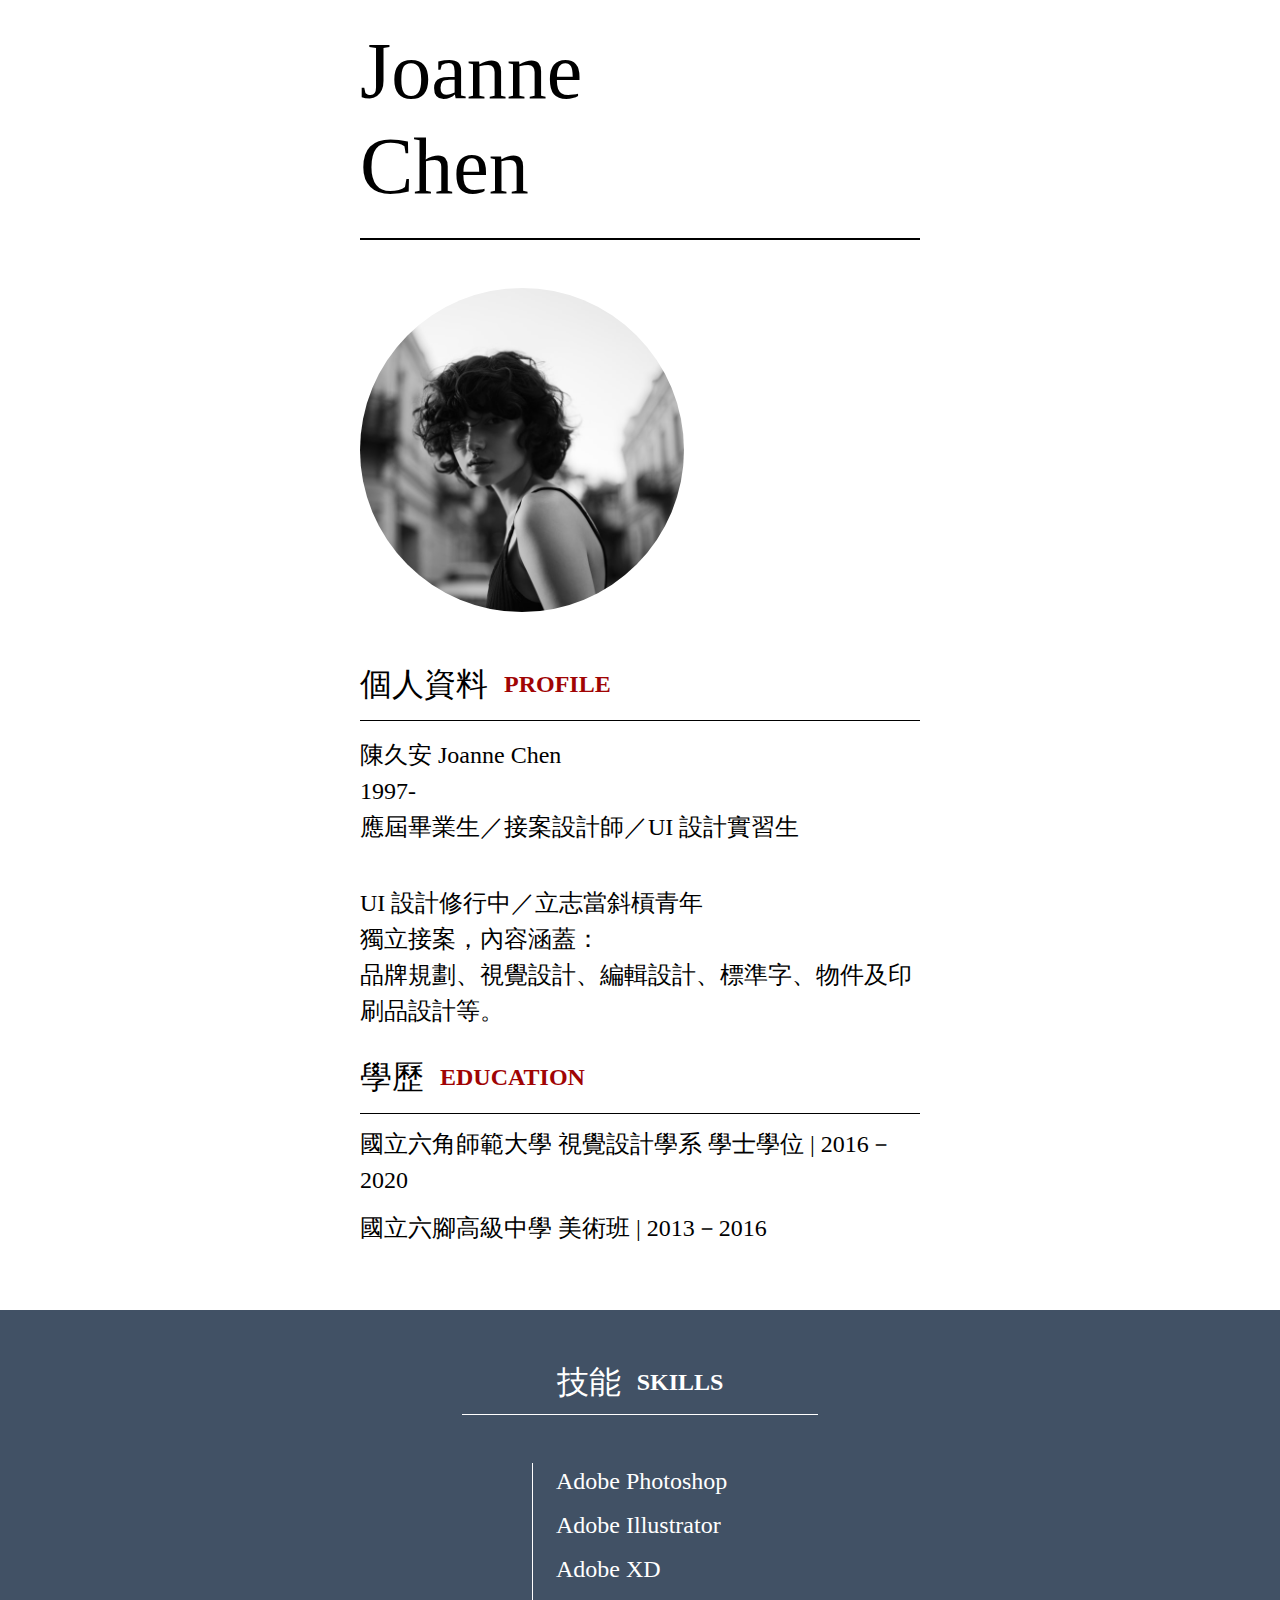
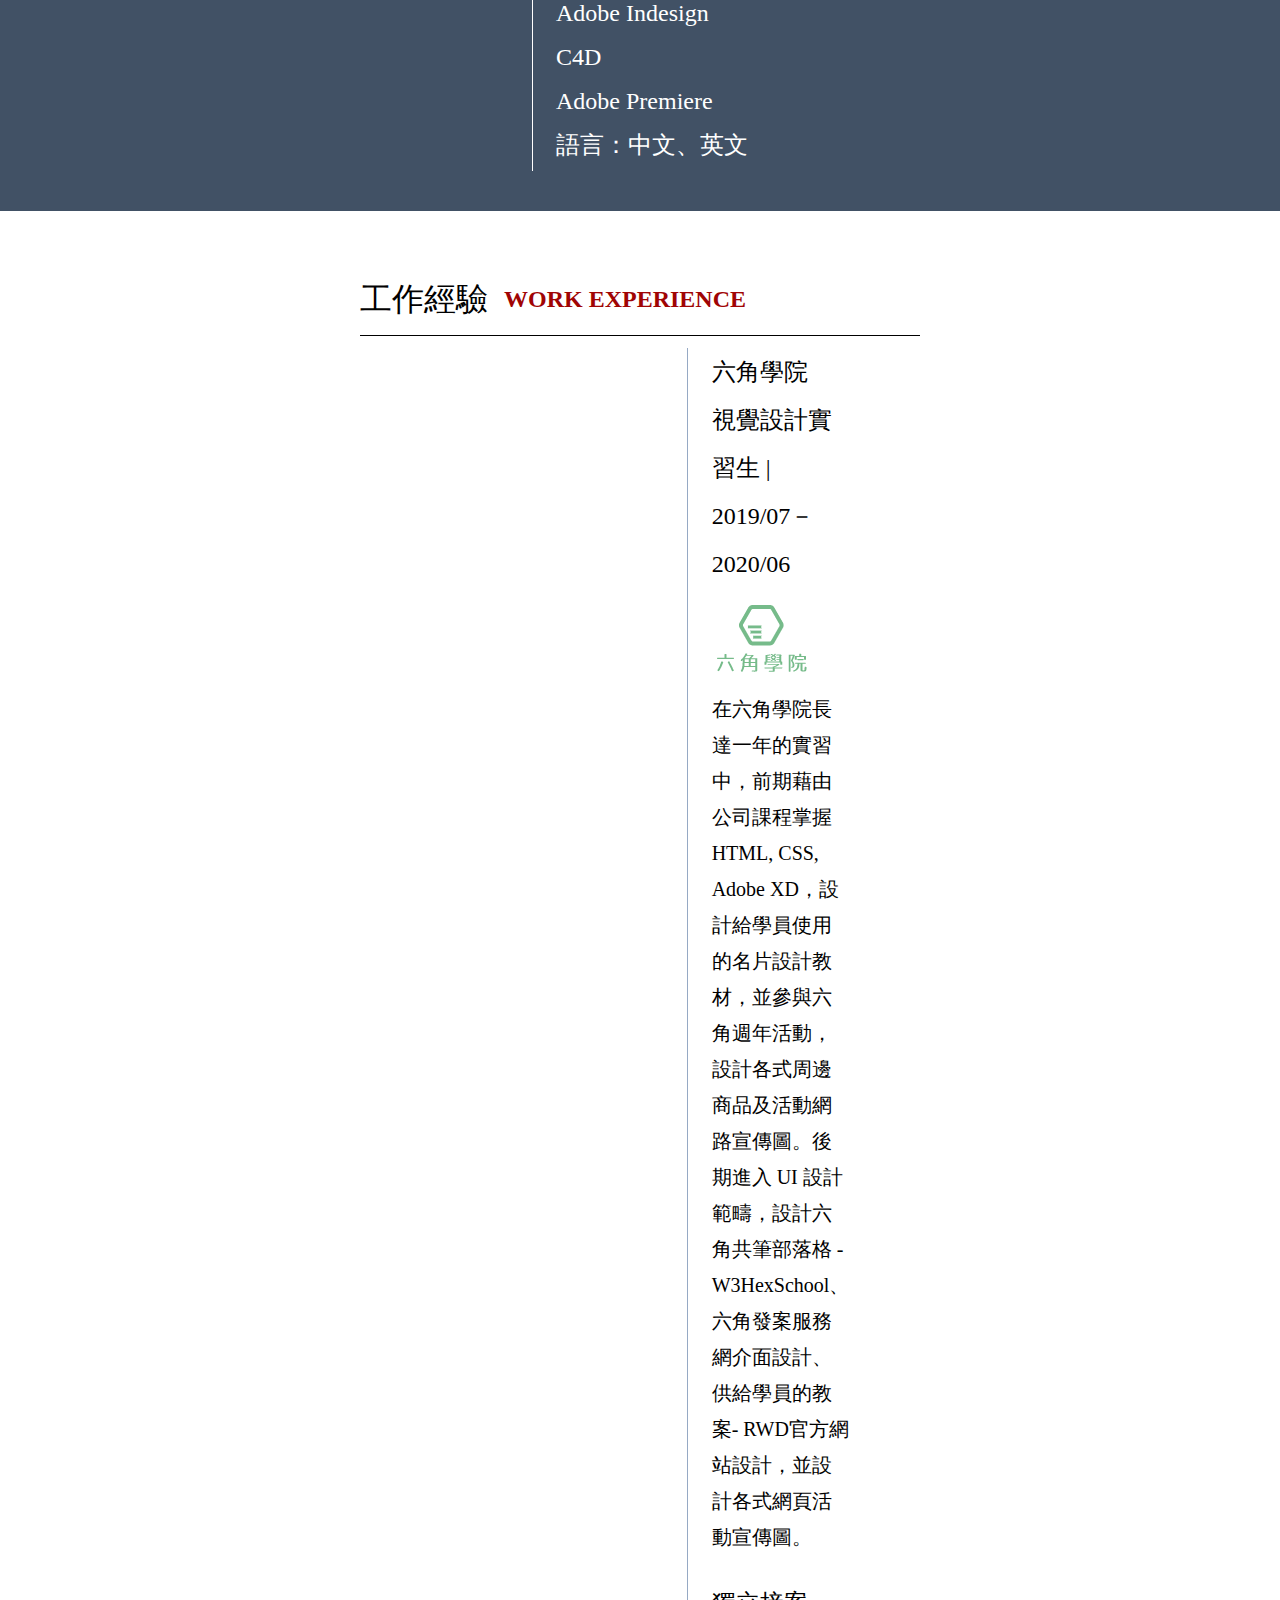
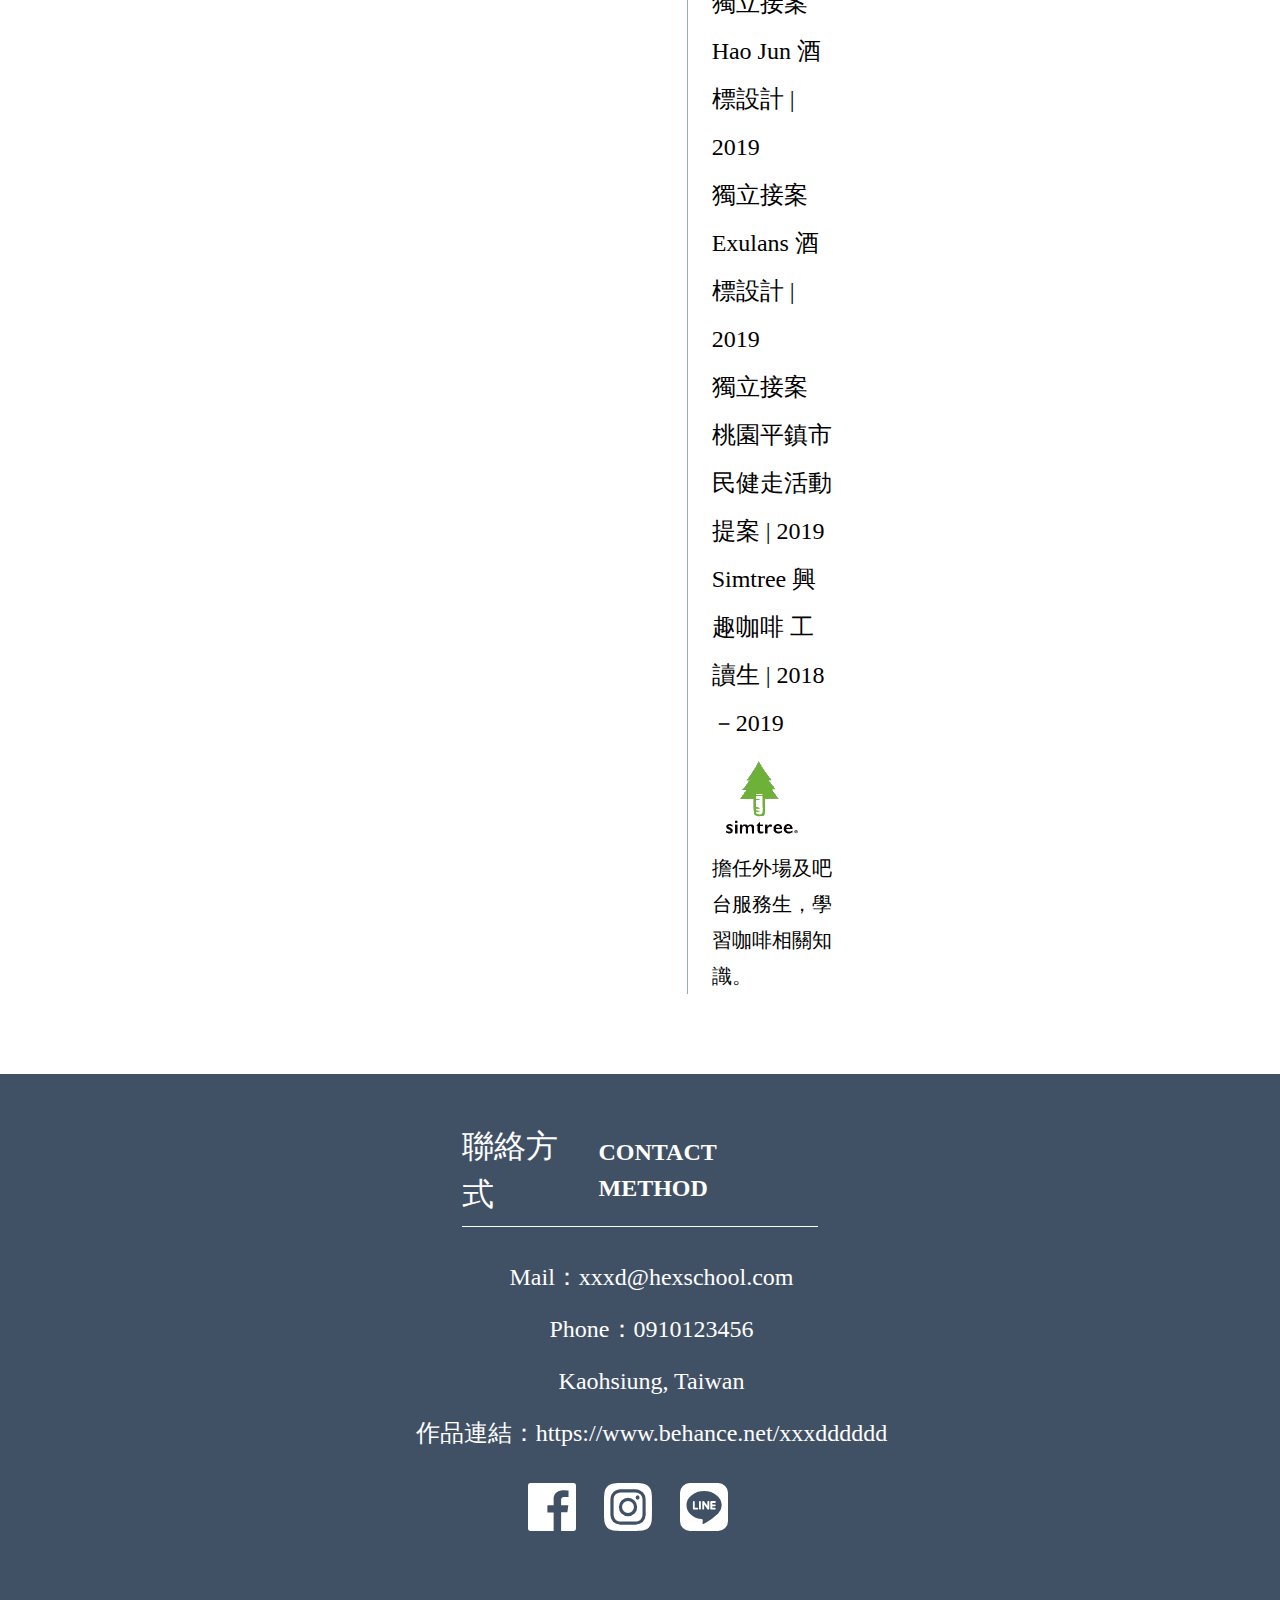
<file: index.html>
<!DOCTYPE html>
<html lang="en">
<head>
    <meta charset="UTF-8">
    <meta http-equiv="X-UA-Compatible" content="IE=edge">
    <meta name="viewport" content="width=device-width, initial-scale=1.0">
    <title>Web前端設計期中練習</title>
    <link rel="stylesheet" href="style.css">
</head>
<body>
    <div class="container">
            <div class="area1">
                <div class="content1_1">
                    <p class="font1">Joanne<br/>Chen</p>
                </div>    
                <div class="content1_2">
                    <img class="img1" src="photo.png">
                    <div class="titleBox">
                        <p class="font2">個人資料</p>
                        <p class="font3">PROFILE</p>
                    </div>
                </div>
                <div class="content1_2">
                    <div class="contentBox1">
                        <p class="font4">陳久安 Joanne Chen<br/> 1997-<br/>應屆畢業生／接案設計師／UI 設計實習生</p>
                    </div>
                    <div class="contentBox1">
                        <p class="font4">UI 設計修行中／立志當斜槓青年<br/> 獨立接案，內容涵蓋：<br/>品牌規劃、視覺設計、編輯設計、標準字、物件及印刷品設計等。</p>
                    </div>
                    <div class="titleBox">
                        <p class="font2">學歷</p>
                        <p class="font3">EDUCATION</p>
                    </div>
                </div>
                <div class="content1_2">
                    <div class="contentBox2">
                        <p class="font4">國立六角師範大學 視覺設計學系 學士學位 | 2016－2020</p>
                    </div>
                    <div class="contentBox2">
                        <p class="font4">國立六腳高級中學 美術班 | 2013－2016</p>
                    </div>
                </div>
                
            </div>


            <div class="area2">
                <div class="content2_1">
                    <div class="titleBox2">
                        <p class="font2">技能</p>
                        <p class="font3">SKILLS</p>
                    </div>
                </div>
                <div class="content2_2"> 
                    <ul class="font3">
                        <li>Adobe Photoshop</li>
                        <li>Adobe Illustrator</li>
                        <li>Adobe XD</li>
                        <li>Adobe Indesign</li>
                        <li>C4D</li>
                        <li>Adobe Premiere</li>
                        <li>語言：中文、英文</li>
                    </ul>       
                </div>
            </div>
               

            <div class="area3">
                <div class="content3_1">
                    <div class="titleBox">
                        <p class="font2">工作經驗</p>
                        <p class="font3">WORK EXPERIENCE</p>
                    </div>
                <div class="content3_2">
                    <div class="contentBox3">
                        <p class="font2">六角學院 視覺設計實習生 | 2019/07－2020/06</p>
                        <img src="hexschool.png">
                        <p class="font4">在六角學院長達一年的實習中，前期藉由公司課程掌握 HTML, CSS, Adobe XD，設計給學員使用的名片設計教材，並參與六角週年活動，設計各式周邊商品及活動網路宣傳圖。後期進入 UI 設計範疇，設計六角共筆部落格 - W3HexSchool、六角發案服務網介面設計、供給學員的教 案- RWD官方網站設計，並設計各式網頁活動宣傳圖。</p>
                        <ul class="font2">
                            <li>獨立接案 Hao Jun 酒標設計 | 2019</li>
                            <li>獨立接案 Exulans 酒標設計 | 2019</li>
                            <li>獨立接案 桃園平鎮市民健走活動提案 | 2019</li>
                            <li>Simtree 興趣咖啡 工讀生 | 2018－2019</li>
                        </ul>
                        <img src="simtree.png">
                        <p class="font4">擔任外場及吧台服務生，學習咖啡相關知識。</p>
                    </div>
                </div>
            </div>
                
            <div class="area4">
                <div class="content2_1">
                    <div class="titleBox2">
                        <p class="font2">聯絡方式</p>
                        <p class="font3">CONTACT METHOD</p>
                    </div>
                </div>
                <div class="content2_2">
                    <ul class="font3">
                        <li>Mail：xxxd@hexschool.com</li>
                        <li>Phone：0910123456</li>
                        <li>Kaohsiung, Taiwan</li>
                        <li>作品連結：https://www.behance.net/xxxdddddd</li>
                    </ul>
                    <div class="logo">
                        <img class="img2" src="facebook.svg">
                        <img class="img2" src="instagram.svg">
                        <img class="img2" src="line.svg">
                    </div>
            </div>
    </div>
    
</body>
</html>
</file>
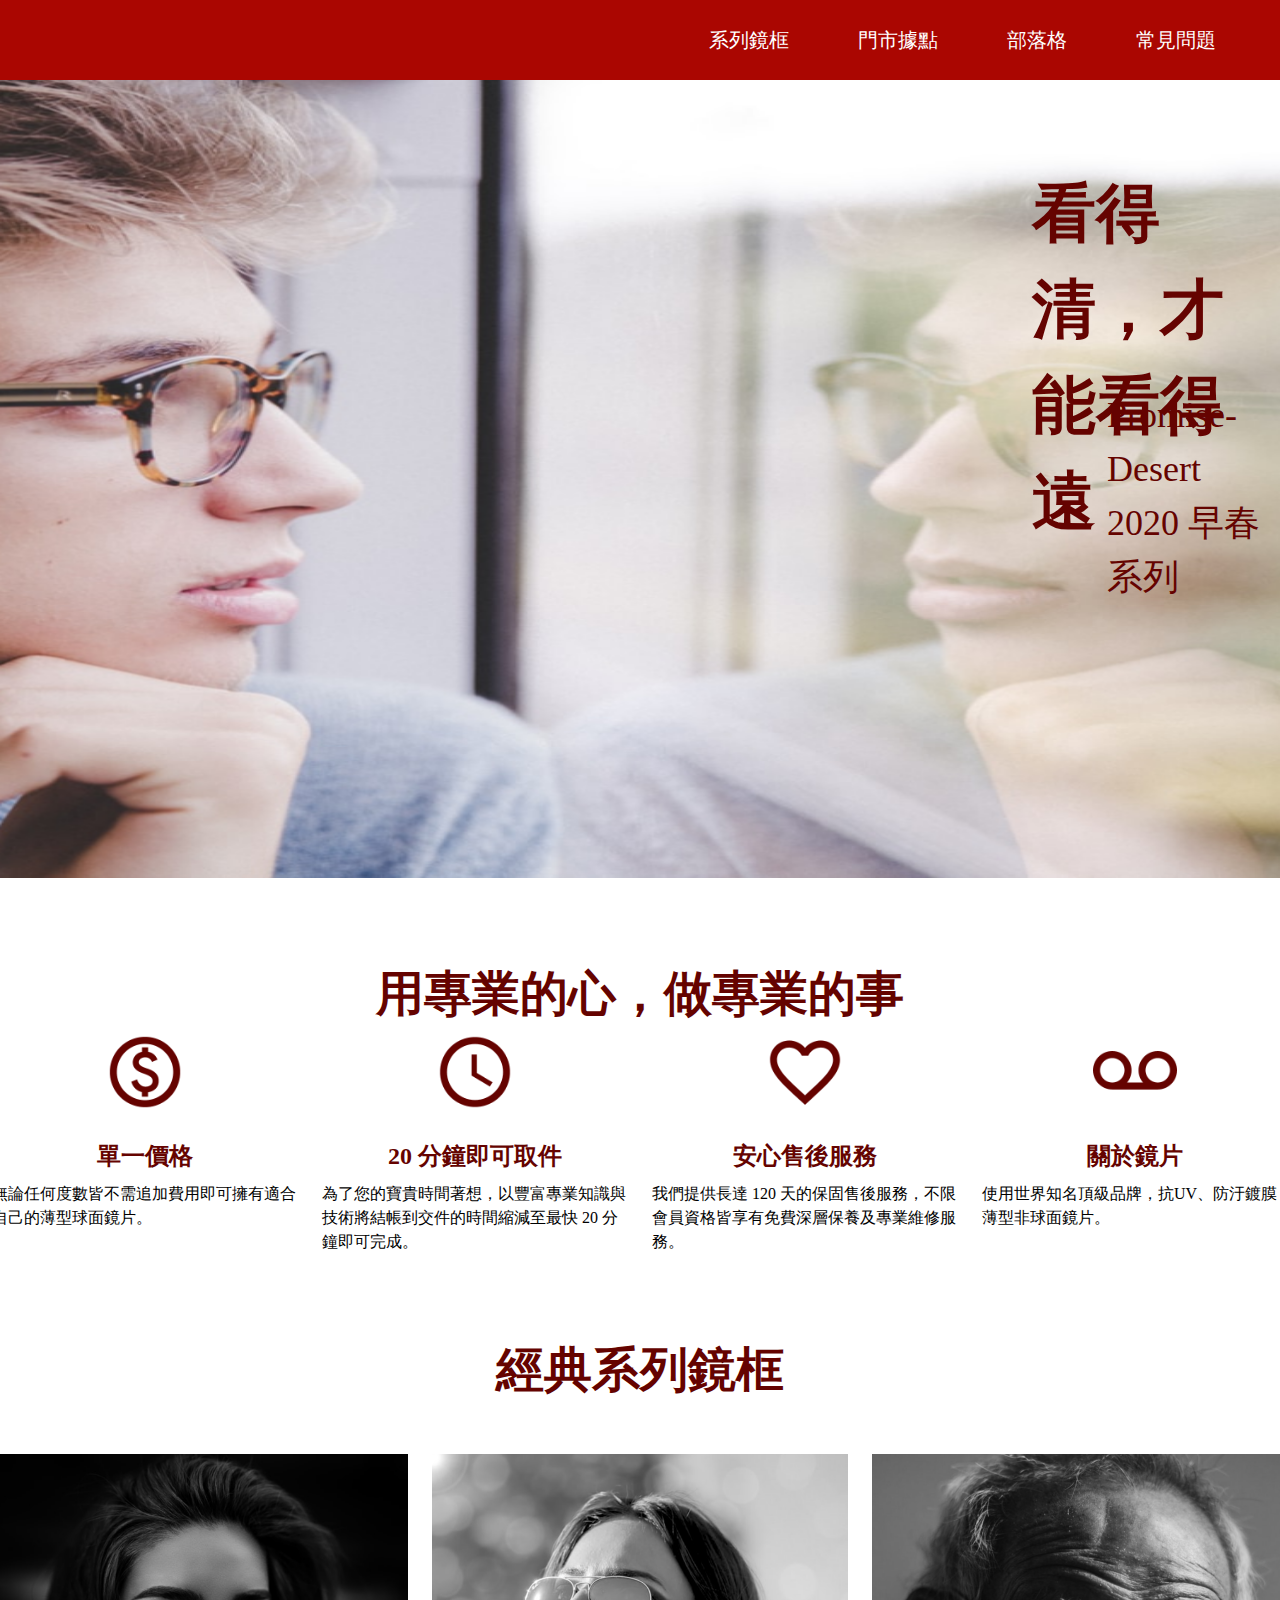
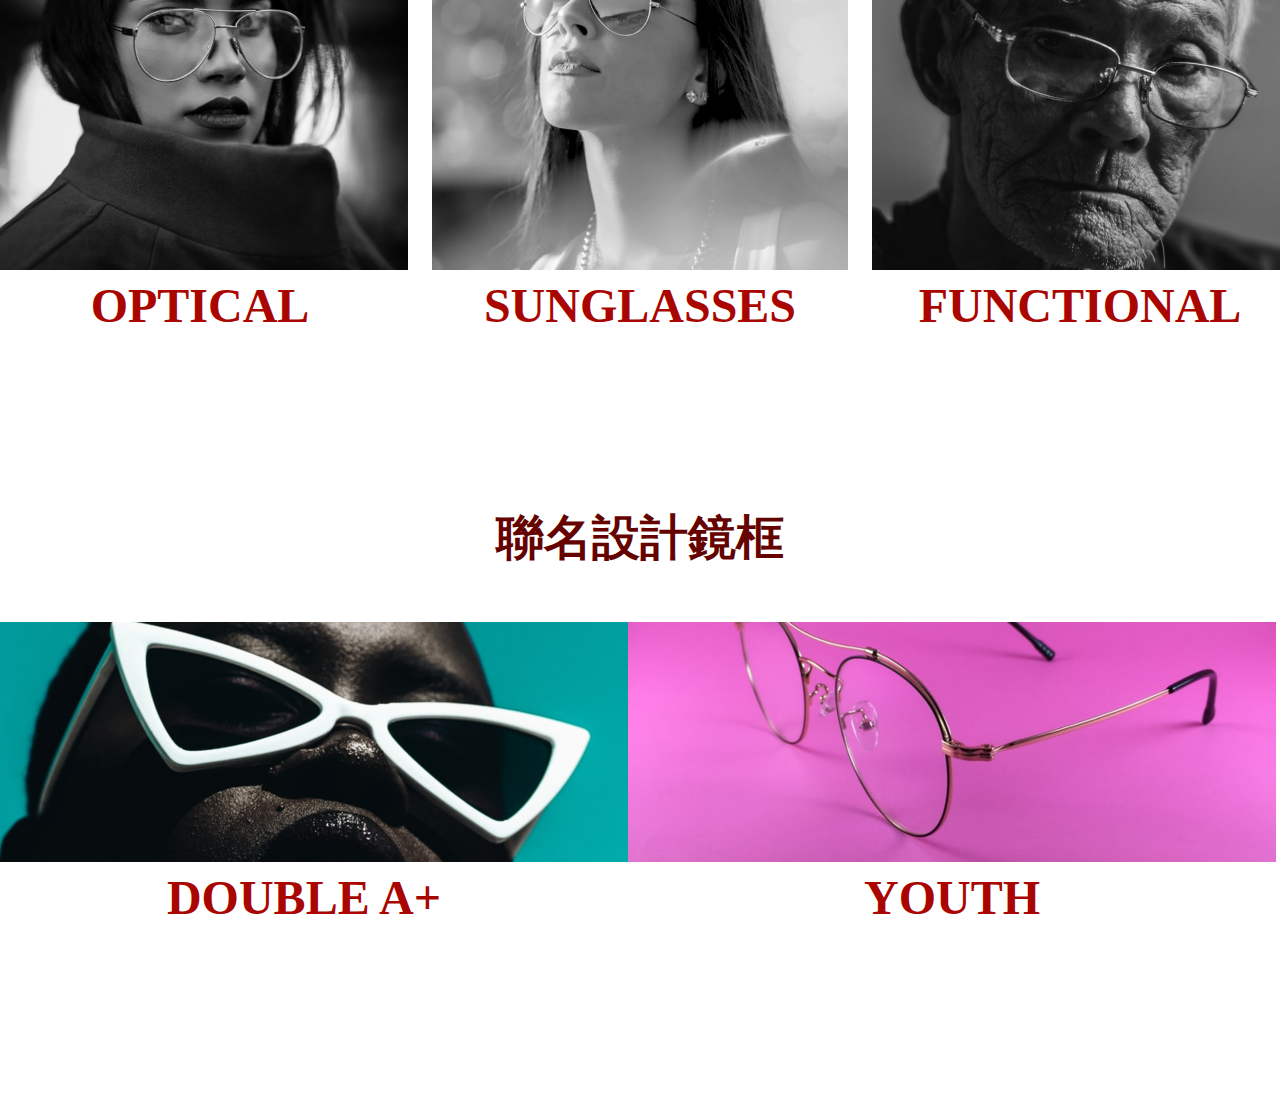
<file: Midterm/index.html>
<!DOCTYPE html>
<html lang="en">
<head>
    <meta charset="UTF-8">
    <meta http-equiv="X-UA-Compatible" content="IE=edge">
    <meta name="viewport" content="width=device-width, initial-scale=1.0">
    <title>Tablet-Material-Design-Home</title>
    <link rel="stylesheet" href="style.css">
</head>
<body>
    <div class="area1">
        <div class='font1'>
            <p>系列鏡框</p>
            <p>門市據點</p>
            <p>部落格</p>
            <p>常見問題</p>
        </div>    
    </div>
    <div class="area2">
        <img class="img1" src="home-header-sm.png">
        <p class='font2'>Promise-Desert 2020 早春系列</p>
        <p class="font3">看得清，才能看得遠</p>
        <p class="font4">立即購買</p>
    </div>
    <div class="area3">
        <p class="font5">用專業的心，做專業的事</p>
        <div class="area3_1">
            <div class="areabox1">
                <img class="img2" src ="home-section2-1.png">
                <p class="font6">單一價格</p>
                <p class="font7">無論任何度數皆不需追加費用即可擁有適合自己的薄型球面鏡片。</p>
            </div>
            <div class="areabox1">
                <img class="img2" src ="home-section2-2.png">
                <p class="font6">20 分鐘即可取件</p>
                <p class="font7">為了您的寶貴時間著想，以豐富專業知識與技術將結帳到交件的時間縮減至最快 20 分鐘即可完成。</p>
            </div>
            <div class="areabox1">
                <img class="img2" src ="home-section2-3.png">
                <p class="font6">安心售後服務</p>
                <p class="font7">我們提供長達 120 天的保固售後服務，不限會員資格皆享有免費深層保養及專業維修服務。</p>
            </div>
            <div class="areabox1">
                <img class="img2" src ="home-sectioin2-4.png">
                <p class="font6">關於鏡片</p>
                <p class="font7">使用世界知名頂級品牌，抗UV、防汙鍍膜薄型非球面鏡片。</p>
            </div>
        </div>
    <div class="area3">
        <p class="font5">經典系列鏡框</p>
        <div class="area3_1">
            <div class="areabox2">
                <img class="img3" src ="home-section3-1.png">
                <p class="font8">OPTICAL</p>
            </div>
            <div class="areabox2">
                <img class="img3" src ="home-section3-2.png">
                <p class="font8">SUNGLASSES</p>     
            </div>
            <div class="areabox2">
                <img class="img3" src ="home-section3-3.png">
                <p class="font8">FUNCTIONAL</p>
            </div>
        </div>
    </div>
    <div class="area4">
        <p class="font5">聯名設計鏡框</p>
        <div class="area3_1">
            <div class="areabox3">
                <img class="img4" src ="home-section4-1.png">
                <p class="font8">DOUBLE A+</p>
            </div>
            <div class="areabox3">
                <img class="img4" src ="home-section4-2.png">
                <p class="font8">YOUTH</p>     
            </div>
        </div>
    </div>
    </div>
</body>
</html>
</file>
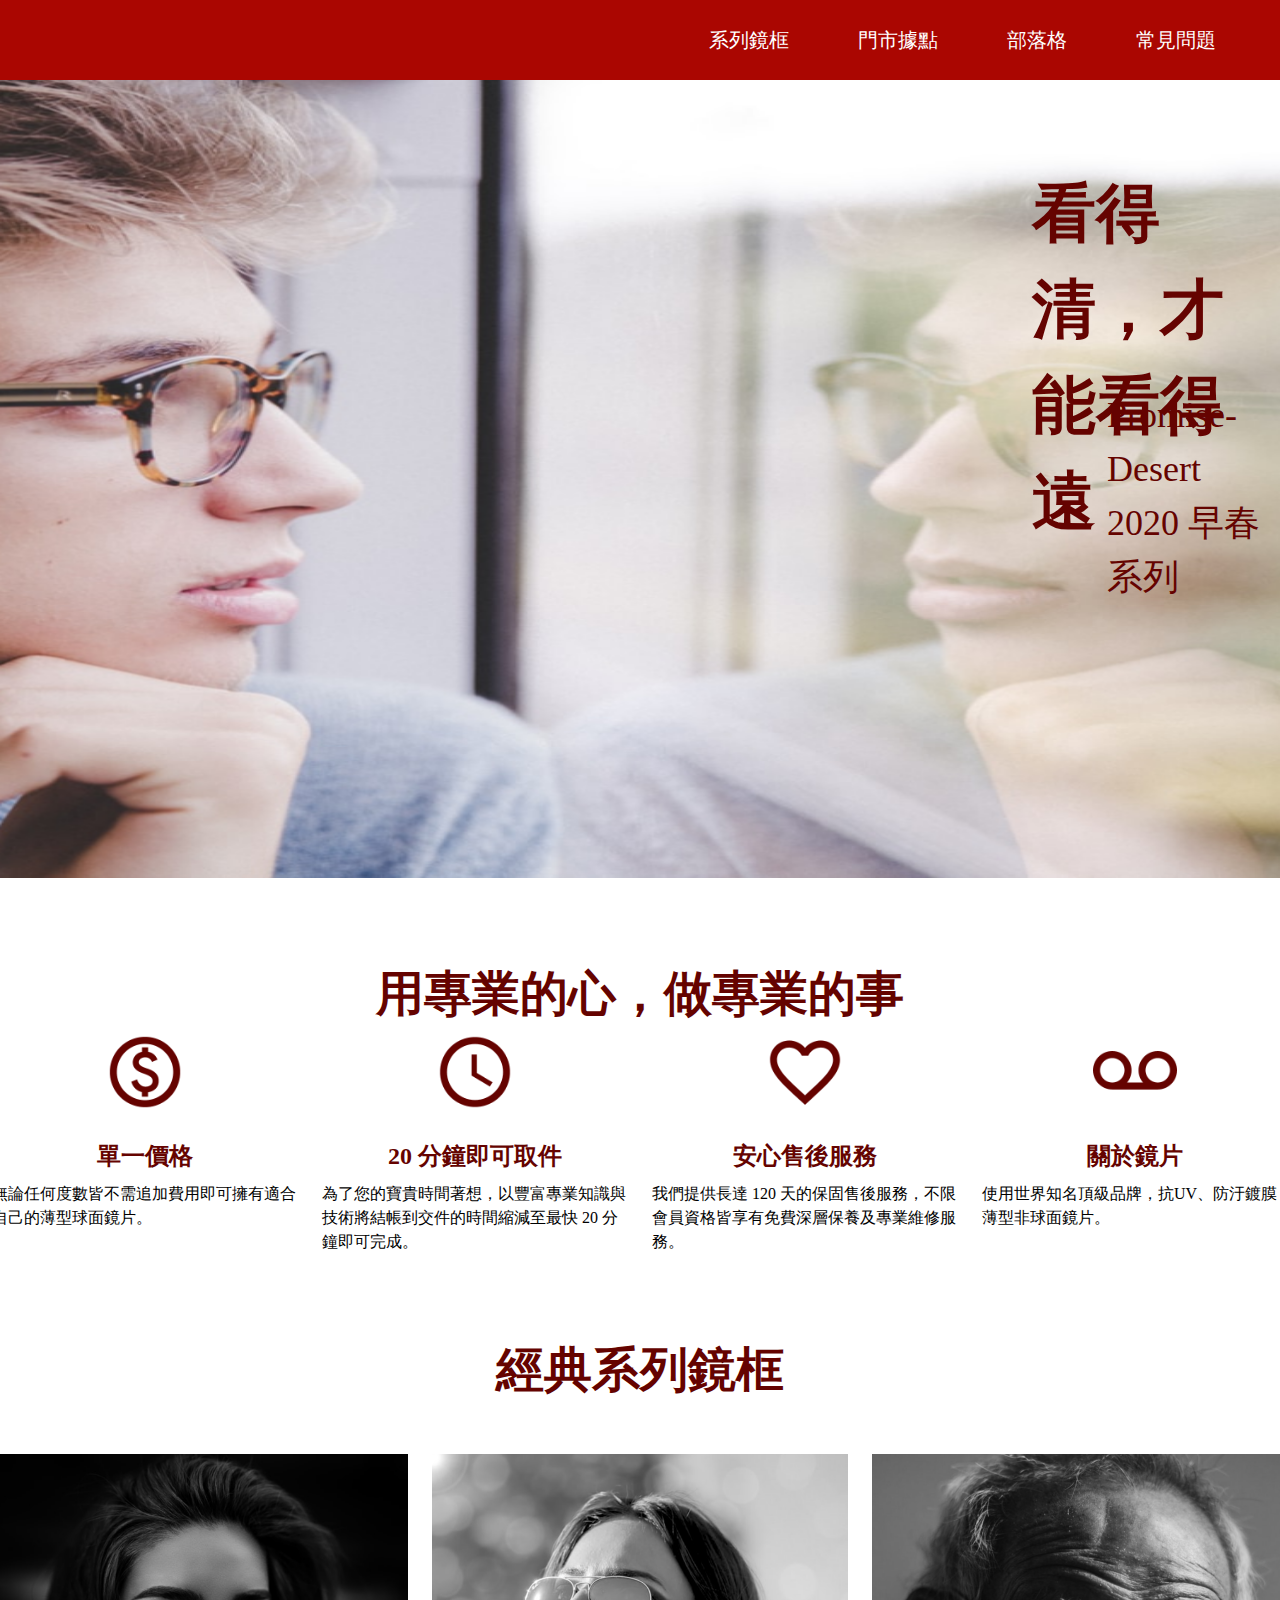
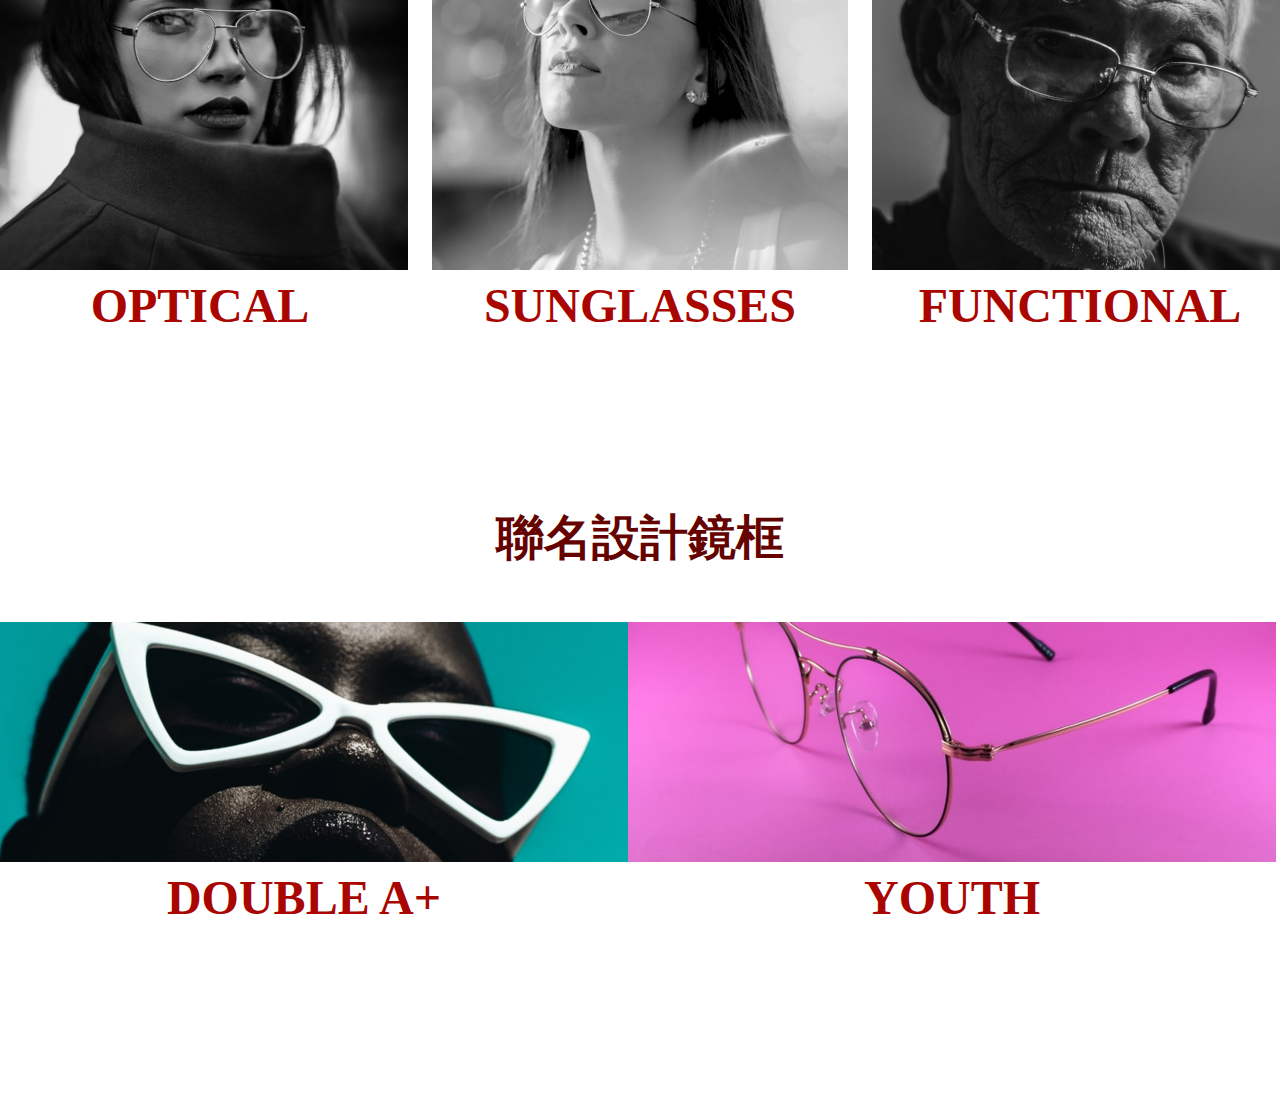
<file: Midterm/A1093352.html>
<!DOCTYPE html>
<html lang="en">
<head>
    <meta charset="UTF-8">
    <meta http-equiv="X-UA-Compatible" content="IE=edge">
    <meta name="viewport" content="width=device-width, initial-scale=1.0">
    <title>Tablet-Material-Design-Home</title>
    <link rel="stylesheet" href="style.css">
</head>
<body>
    <div class="area1">
        <div class='font1'>
            <p>系列鏡框</p>
            <p>門市據點</p>
            <p>部落格</p>
            <p>常見問題</p>
        </div>    
    </div>
    <div class="area2">
        <img class="img1" src="home-header-sm.png">
        <p class='font2'>Promise-Desert 2020 早春系列</p>
        <p class="font3">看得清，才能看得遠</p>
        <p class="font4">立即購買</p>
    </div>
    <div class="area3">
        <p class="font5">用專業的心，做專業的事</p>
        <div class="area3_1">
            <div class="areabox1">
                <img class="img2" src ="home-section2-1.png">
                <p class="font6">單一價格</p>
                <p class="font7">無論任何度數皆不需追加費用即可擁有適合自己的薄型球面鏡片。</p>
            </div>
            <div class="areabox1">
                <img class="img2" src ="home-section2-2.png">
                <p class="font6">20 分鐘即可取件</p>
                <p class="font7">為了您的寶貴時間著想，以豐富專業知識與技術將結帳到交件的時間縮減至最快 20 分鐘即可完成。</p>
            </div>
            <div class="areabox1">
                <img class="img2" src ="home-section2-3.png">
                <p class="font6">安心售後服務</p>
                <p class="font7">我們提供長達 120 天的保固售後服務，不限會員資格皆享有免費深層保養及專業維修服務。</p>
            </div>
            <div class="areabox1">
                <img class="img2" src ="home-sectioin2-4.png">
                <p class="font6">關於鏡片</p>
                <p class="font7">使用世界知名頂級品牌，抗UV、防汙鍍膜薄型非球面鏡片。</p>
            </div>
        </div>
    <div class="area3">
        <p class="font5">經典系列鏡框</p>
        <div class="area3_1">
            <div class="areabox2">
                <img class="img3" src ="home-section3-1.png">
                <p class="font8">OPTICAL</p>
            </div>
            <div class="areabox2">
                <img class="img3" src ="home-section3-2.png">
                <p class="font8">SUNGLASSES</p>     
            </div>
            <div class="areabox2">
                <img class="img3" src ="home-section3-3.png">
                <p class="font8">FUNCTIONAL</p>
            </div>
        </div>
    </div>
    <div class="area4">
        <p class="font5">聯名設計鏡框</p>
        <div class="area3_1">
            <div class="areabox3">
                <img class="img4" src ="home-section4-1.png">
                <p class="font8">DOUBLE A+</p>
            </div>
            <div class="areabox3">
                <img class="img4" src ="home-section4-2.png">
                <p class="font8">YOUTH</p>     
            </div>
        </div>
    </div>
    </div>
</body>
</html>
</file>
<file: style.css>
html, body, div, span, applet, object, iframe,
h1, h2, h3, h4, h5, h6, p, blockquote, pre,
a, abbr, acronym, address, big, cite, code,
del, dfn, em, img, ins, kbd, q, s, samp,
small, strike, strong, sub, sup, tt, var,
b, u, i, center,
dl, dt, dd, ol, ul, li,
fieldset, form, label, legend,
table, caption, tbody, tfoot, thead, tr, th, td,
article, aside, canvas, details, embed, 
figure, figcaption, footer, header, hgroup, 
menu, nav, output, ruby, section, summary,
time, mark, audio, video {
	margin: 0;
	padding: 0;
	border: 0;
	font-size: 100%;
	font: inherit;
	vertical-align: baseline;
}
/* HTML5 display-role reset for older browsers */
article, aside, details, figcaption, figure, 
footer, header, hgroup, menu, nav, section {
	display: block;
}
body {
	line-height: 1;
}
ol, ul {
	list-style: none;
}
blockquote, q {
	quotes: none;
}
blockquote:before, blockquote:after,
q:before, q:after {
	content: '';
	content: none;
}
table {
	border-collapse: collapse;
	border-spacing: 0;
}

.container{
    display: flex;
    flex-direction: column;
}

.area1{
    display: flex;
    flex-direction: column;
}

.content1_1{
   padding-left: 360px;
   padding-right: 360px;
   padding-top: 24px;
}

.content1_2{
    padding-left: 360px;
    padding-right: 360px;
    display: flex;
    flex-direction: column;
}

.titleBox{
    display:flex;
    align-items: center;
    padding-bottom: 12px;
    border-bottom: 1px solid #000;
}

.contentBox1{
    display:flex;
    flex-direction: column;
    padding-top: 16px;
    padding-bottom: 24px;
}

.contentBox2{
    padding-top: 12px;
}

.font1{
    font-size: 80px;
    font-family:'SF Pro Text';
    line-height: 95px;
    padding-bottom:24px;
    display: block; 
    border-bottom: 2px solid #000;
}

.font2{
    font-size: 32px;
    font-family:'PingFang TC';
    line-height: 48px;
    font-weight: 500;
    margin-right: 16px;
}

.font3{
    font-size: 24px;
    font-family:'SF Pro Text';
    line-height: 36px;
    color:#A00404;
    font-weight: 600;
}

.font4{
    font-size: 24px;
    font-family:'PingFang TC';
    color:#000;
    font-weight: 300;
    line-height: 36px;
}

.img1{
    padding-top: 48px;
    padding-bottom: 48px;
    width: 324px;
    height: 324px;
}

.area2{
    background-color: #415165;
    margin-top: 64px;
    display: flex;
    flex-direction: column;
}

.content2_1{
    padding-left: 462px;
    padding-right: 462px;
    padding-top: 24px;
    padding-bottom: 8px;
 }

.content2_2{
    padding-left: 462px;
    padding-right: 462px;
    padding-top: 40px;
    padding-bottom: 40px;
    display:flex;
    flex-direction:column;
    align-items:center;
 }

.titleBox2{
    padding-top: 24px;
    padding-bottom: 8px;
    display:flex;
    justify-content: center;
    align-items: center;
    border-bottom: 1px solid #FFF;
}

.titleBox2 .font2, .titleBox2 .font3{
    color:#FFF;
}

.content2_2 ul{
    border-left: 1px solid #FFF;
    padding-left: 23px;
    color: #FFF;
}

.content2_2 li{
    padding-bottom: 8px;
    font-weight: 300;
}

.area3{
    display: flex;
    flex-direction: column;
}

.content3_1{
    padding-left: 360px;
    padding-right: 360px;
    padding-top: 64px;
}

.content3_2{
    padding-left: 408px;
    padding-right: 408px;
    padding-top: 12px;
    padding-bottom: 80px;
    display: flex;
    flex-direction: column;
    align-items: center;
}

.contentBox3{
    padding-left: 24px;
    border-left: 1px solid #96A9C4;
}

.contentBox3 .font2{
    font-size: 24px;
}

.contentBox3 .font4{
    font-size: 20px;
}

.contentBox3 img{
    height: 100px;
    width: 100px;
}

.content3_2 ul{
    padding-top: 24px;
    color: #000;
}

.area4{
    background-color: #415165;
}

.area4 .content2_2{
    padding-left: 360px;
    padding-right: 360px;
    padding-top: 24px;
    padding-bottom: 40px;
    justify-content: center;
    align-items: center;
}

.area4 ul{
    border: 0;
}

.area4 li{
    padding-bottom: 16px;
    text-align: center;
}

.logo .img2{
    padding-top: 16px;
    padding-bottom: 40px;
    margin-right: 24px;
}
</file>
<file: Midterm/style.css>
html, body, div, span, applet, object, iframe,
h1, h2, h3, h4, h5, h6, p, blockquote, pre,
a, abbr, acronym, address, big, cite, code,
del, dfn, em, img, ins, kbd, q, s, samp,
small, strike, strong, sub, sup, tt, var,
b, u, i, center,
dl, dt, dd, ol, ul, li,
fieldset, form, label, legend,
table, caption, tbody, tfoot, thead, tr, th, td,
article, aside, canvas, details, embed, 
figure, figcaption, footer, header, hgroup, 
menu, nav, output, ruby, section, summary,
time, mark, audio, video {
	margin: 0;
	padding: 0;
	border: 0;
	font-size: 100%;
	font: inherit;
	vertical-align: baseline;
}
/* HTML5 display-role reset for older browsers */
article, aside, details, figcaption, figure, 
footer, header, hgroup, menu, nav, section {
	display: block;
}
body {
	line-height: 1;
}
ol, ul {
	list-style: none;
}
blockquote, q {
	quotes: none;
}
blockquote:before, blockquote:after,
q:before, q:after {
	content: '';
	content: none;
}
table {
	border-collapse: collapse;
	border-spacing: 0;
}

.area1{
    background-color: #aa0601;
    display:flex;
    justify-content: flex-end;
	padding-top: 25px;
	padding-bottom: 25px;
}

.box2{
	margin-right: 312px;
}

.font1{
    font-family: '思源黑體 TW';
	font-size: 20px;
	line-height: 30px;
	color: #FFF;
}

.font1 p{
	display:inline;
	padding-right: 64px;
}

.area2{
	display:flex;
	/* flex-direction: column; */
	justify-content: center; 
}

.img1{
	height: 798px;
	width:100%;
	position: relative;
}

.font2{
	color: #650300;
	font-family: '思源黑體 TW';
	font-size: 36px;
	line-height: 54px;
	position: absolute;
	left: 1107px; 
	bottom: 296px;
}

.font3{
	color: #650300;
	font-family: '思源黑體 TW';
	font-size: 64px;
	line-height: 96px;
	font-weight: 600;
	position: absolute;
	left: 1032px; 
	bottom: 350px;
}

.font4{
	color:#FFF;
	font-size: 20px;
	line-height: 30px;
	position: absolute;
	left: 1504px; 
	bottom: 450px;
	width: 80px;
	height: 29px;
	background-color: #aa0601;
}

.area3{
	display: flex;
	flex-direction: column;
	padding-top: 80px;
	align-items: center;
	padding-bottom: 80px;
}

.font5{
	color:#650300;
	font-weight: 600;
	line-height: 72px;
	font-size: 48px;
}
.area3_1{
	display: flex;
	justify-content: center;
	margin-right: 24px;
}

.img2{
	width:83.83px;
	height:83.83px;
	padding-bottom: 24.08px;
}

.areabox1{
	display: flex;
	flex-direction: column;
	width: 306px;
	align-items: center;
	margin-left: 24px;
}

.font6{
	color:#650300;
	font-size: 24px;
	line-height: 36px;
	text-align: center;
	padding-bottom: 8px;
	font-weight: 600;
	font-family: '思源黑體 TW';
}

.font7{
	font-size: 16px;
	line-height: 24px;
	font-family: '思源黑體 TW';
}

.img3{
	margin-top: 48px;
	width: 416px;
	height: 416px;
}

.areabox2{
	display: flex;
	flex-direction: column;
	width: 416px;
	align-items: center;
	margin-left: 24px;
}

.font8{
	color: #aa0601;
	font-size: 48px;
	line-height: 72px;
	font-family: 'Roboto';
	font-weight: 600;
}

.areabox3{
	display: flex;
	flex-direction: column;
	width: 648px;
	align-items: center;
}

.img4{
	margin-top: 48px;
	width: 648px;
	height: 240px;
}

.area4{
	background-image: 'index-bg.png';
	display: flex;
	flex-direction: column;
	padding-top: 80px;
	align-items: center;
	padding-bottom: 80px;
}
</file>
